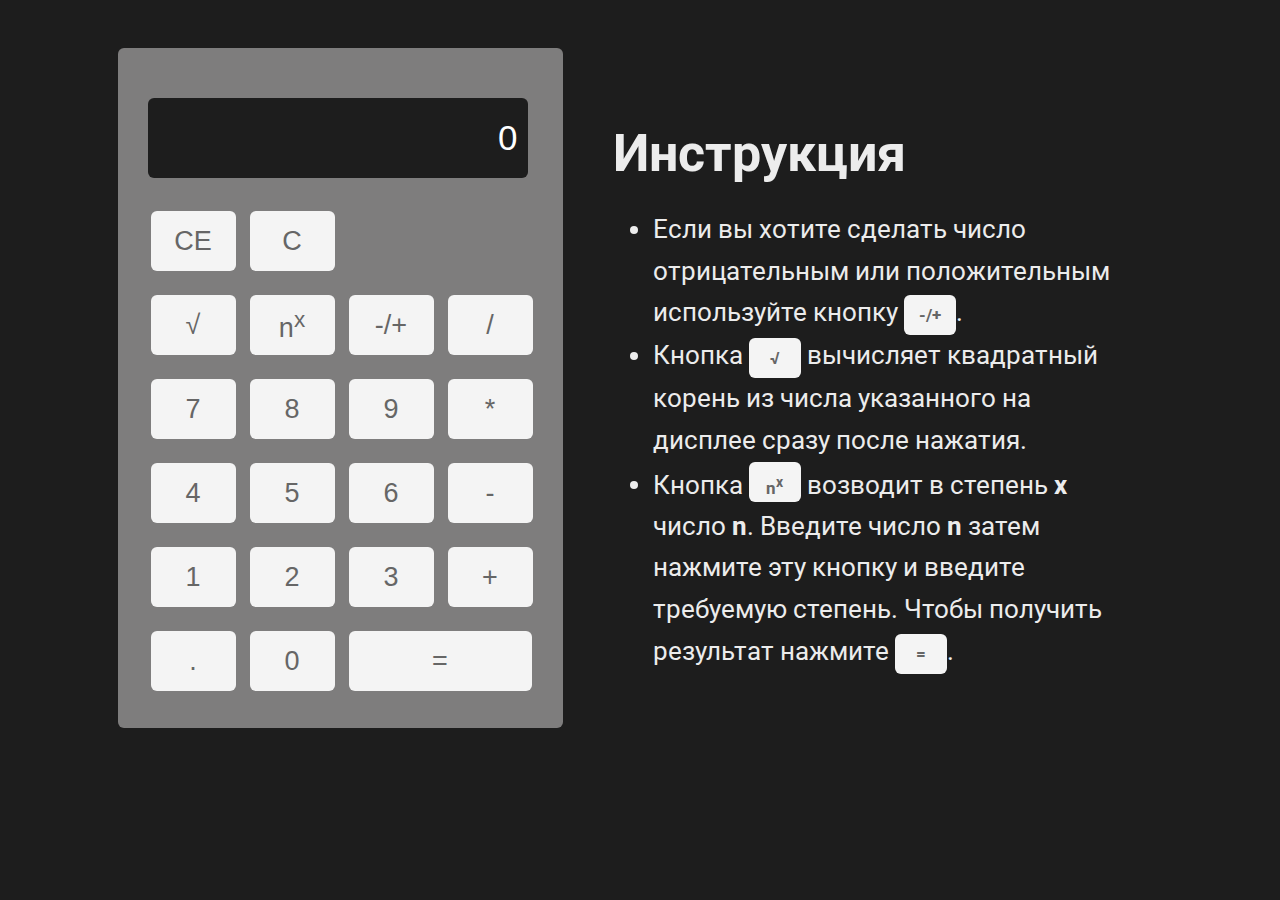
<file: index.html>
<!DOCTYPE html>
<html lang="en">
<head>
  <meta charset="UTF-8">  
  <meta name="viewport" content="width=device-width, initial-scale=1.0">
  <link rel="stylesheet" href="style.css">
  <title>calculator</title>
</head>

<body>
  <main class="main">
      <div class="calc">
        <div class="calc-display">
          <input disabled type="text" id="display" value="0" name="" placeholder="000000000000000000" class="calc-display-input">
        </div>
        <div class="calc-buttons">
          <table class="calc-table">
            <tr class="calc-buttons-row">
              <td>
                <button type="button" class="clear-btn btn btn-hover-red" id="ce">ce</button>
              </td>
              <td>
                <button type="button" class="clear-btn btn btn-hover-red" id="c">c</button>
              </td>
            </tr>
            <tr class="calc-buttons-row">
              <td>
                <button type="button" class="operator btn btn-hover-orange">&#8730;</button>
              </td>
              <td>
                <button type="button" class="operator btn btn-hover-orange" id="pow-btn">n<sup>x</sup></button>
              </td>
              <td>
                <button type="button" class="btn btn-hover-orange" id="minus">-/+</button>
              </td>
              <td>
                <button type="button" class="operator btn btn-hover-orange">/</button>
              </td>
            </tr>
            <tr class="calc-buttons-row">
              <td>
                <button type="button" class="number btn-hover-green btn">7</button>
              </td>
              <td>
                <button type="button" class="number btn-hover-green btn">8</button>
              </td>
              <td>
                <button type="button" class="number btn-hover-green btn">9</button>
              </td>
              <td>
                <button type="button" class=" operator btn btn-hover-orange">*</button>
              </td>
            </tr>
            <tr class="calc-buttons-row">
              <td>
                <button type="button" class="number btn-hover-green btn">4</button>
              </td>
              <td>
                <button type="button" class="number btn-hover-green btn">5</button>
              </td>
              <td>
                <button type="button" class="number btn-hover-green btn">6</button>
              </td>
              <td>
                <button type="button" class="operator btn btn-hover-orange">-</button>
              </td>
            </tr>
            <tr class="calc-buttons-row">
              <td>
                <button type="button" class="number btn-hover-green btn">1</button>
              </td>
              <td>
                <button type="button" class="number btn-hover-green btn">2</button>
              </td>
              <td>
                <button type="button" class="number btn-hover-green btn">3</button>
              </td>
              <td>
                <button type="button" class="operator btn btn-hover-orange">+</button>
              </td>
            </tr>
            <tr class="calc-buttons-row">
              <td>
                <button type="button" class="btn  btn-hover-orange" id="decimal">.</button>
              </td>
              <td>
                <button type="button" class="number btn-hover-green btn">0</button>
              </td>
              <td colspan="2">
                <button type="button" class="operator btn btn-hover-orange btn-long" id="result">=</button>
              </td>

            </tr>
          </table>
        </div>
      </div>
      <div class="help">
        <h1>Инструкция</h1>
        <ul>
          <li>Если вы хотите сделать число отрицательным или положительным используйте кнопку <div class="help-btn">-/+</div>.</li>
          <li>Кнопка <div class="help-btn">&#8730;</div> вычисляет квадратный корень из числа указанного на дисплее сразу 
            после нажатия.</li>
          <li>Кнопка <div class="help-btn">n<sup>x</sup></div> возводит в степень <b>x</b> число <b>n</b>. Введите число <b>n</b> затем 
            нажмите эту кнопку и введите требуемую степень. Чтобы получить результат нажмите <div class="help-btn">=</div>.</li>
        </ul>
      </div>
  </main>
  <script src="script.js">
  </script>
</body>
</html>
</file>
<file: style.css>
@import url(https://fonts.googleapis.com/css?family=Roboto:300,400,500,700);

body {
  font-family: Roboto;
  font-size: 20px;
  background-color: #1d1d1d;
}
.main {
  display: flex;
  justify-content: center;
  padding-top: 40px;
}
.calc {
  display: inline-block;
  background-color: #7e7d7d;
  width: 385px;
  height: 620px;
  padding: 30px;
  border-radius: 6px;

}
.help {
  display: inline-block;
  font-size: 26px;
  line-height: 160%;
  color: rgb(236, 236, 236);
  width: 500px;
  margin: 50px;
}
.help-btn {
  width: 52px;
  height: 40px;
  display: inline-block;
  background-color: #f4f4f4;
  font-size: 17px;
  font-weight: 700;
  color: #666666;
  text-align: center;
  border-radius: 6px;
  transition: 0.1s all;
}
.calc-display-input {
  width: 360px;
  height: 60px;
  margin: 20px 0;
  border-radius: 6px;
  background-color: #1d1d1d;
  color: #fff;
  text-align: right;
  font-size: 35px;
  padding: 10px;
}
.calc_button-row td {
  margin: 0 auto;
  padding: 5px;
}
.btn {
  width: 85px;
  height: 60px;
  background-color: #f4f4f4;
  font-size: 27px;
  color: #666666;
  text-transform: uppercase;
  border-radius: 6px;
  padding: 0;
  cursor: pointer;
  transition: 0.1s all;
}
#pow-btn {
  text-transform: none;
}
.btn-hover-red:hover {
  background-color: #d83e33;
  color: #f2f2f2;
}
.btn-hover-orange:hover {
  background-color: #ff6a00;
  color: #f2f2f2;
}
.btn-hover-green:hover {
  background-color: green;
  color: #f2f2f2;
}
.btn:active {
  transform: translateY(-1px);
}
.btn-long {
  width: 183px;
}
input,
button {
  padding: 5px 15px;
  margin: 10px;
  border: 0;
  outline: 0;
  border-radius: 4px;
}
button {
  margin-left: 0;
  padding: 15px 24px;
}
@media screen and (max-width: 768px) {
  .calc {
    width: 300px;
    margin: 0 auto;
  }
  .calc-display-input {
    width: 280px;
  }
  input[placeholder] {
    font-size: 28px;
  }
  input::-moz-placeholder {
    font-size: 28px;
  }
  input:-moz-placeholder {
    font-size: 28px;
  }
  input:-ms-input-placeholder {
    font-size: 28px;
  }
  .btn {
    width: 64px;
  }
  .btn-long {
    width: 140px;
  }
}
@media screen and (max-width: 400px) {
  .calc {
    width: 280px;
  }
  .calc-display-input {
    width: 260px;
  }
  .btn {
    width: 60px;
  }
  .btn-long {
    width: 132px;
  }
}
</file>
